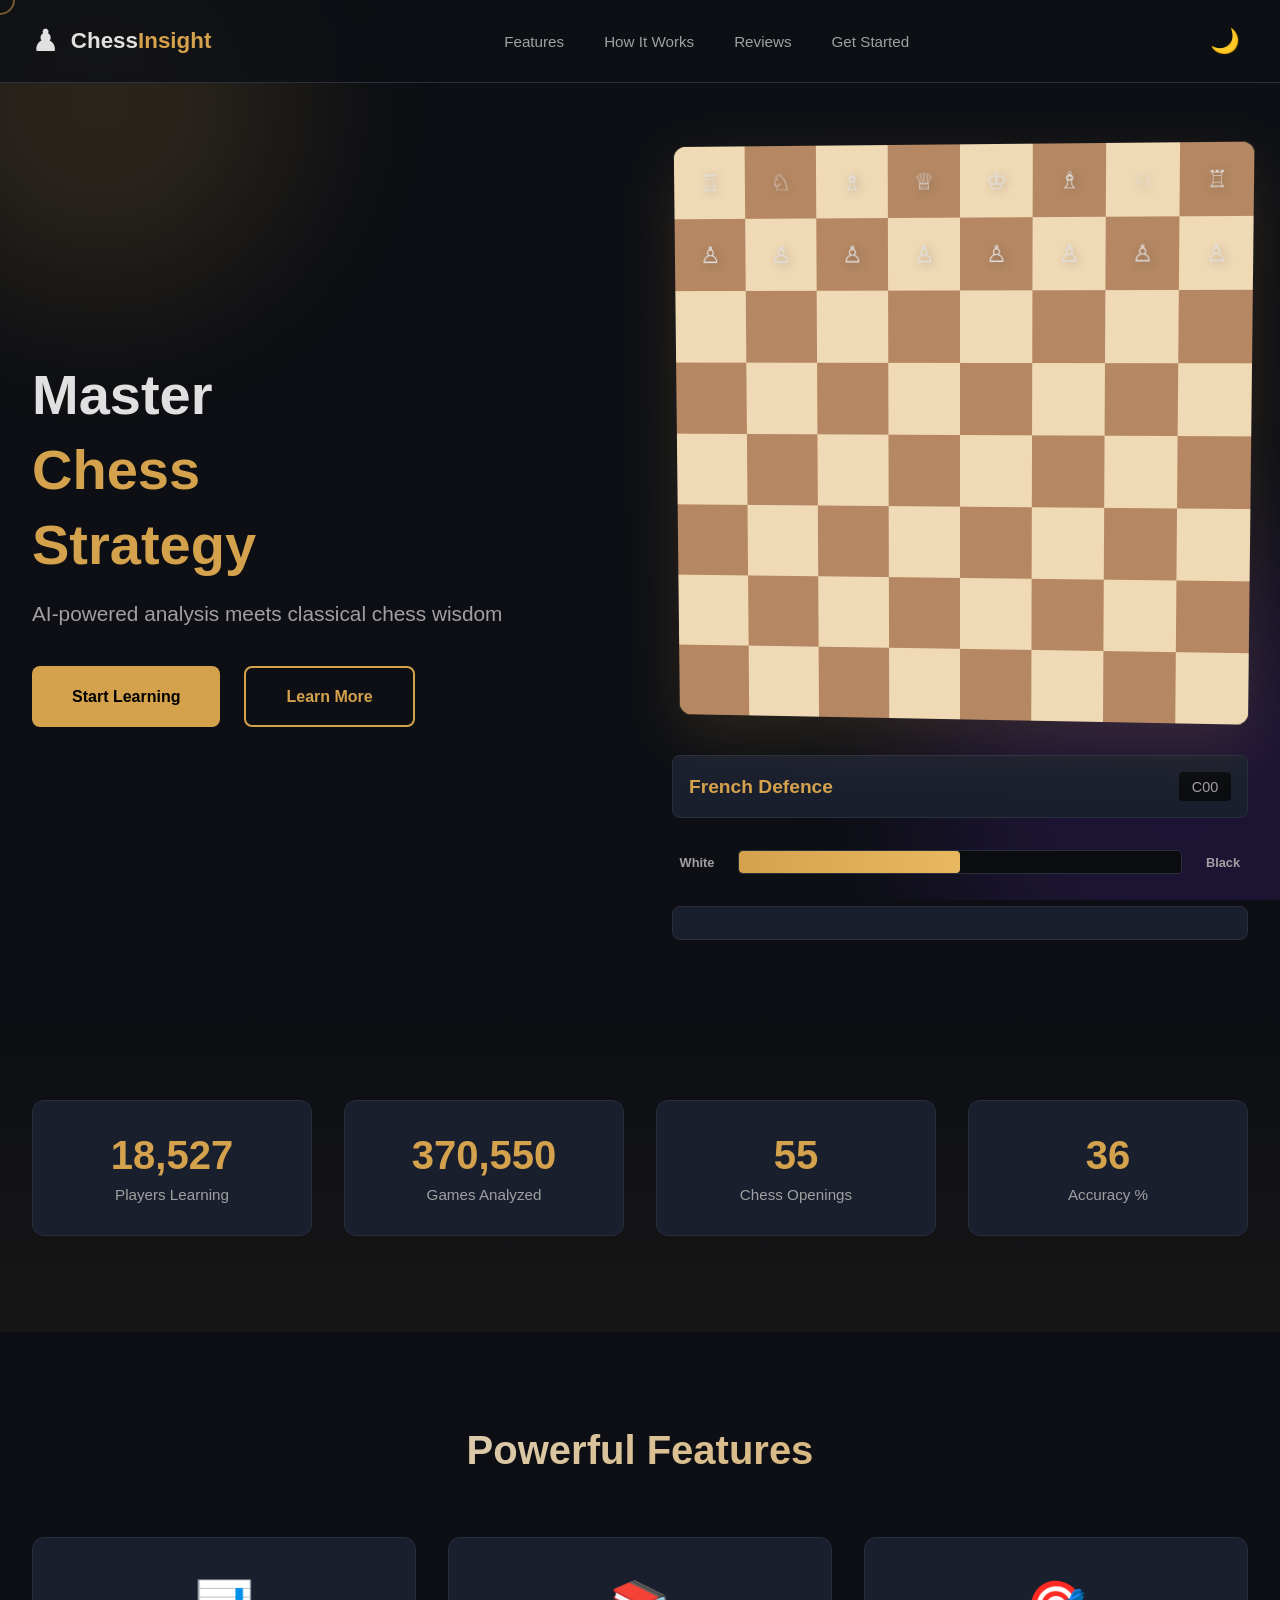
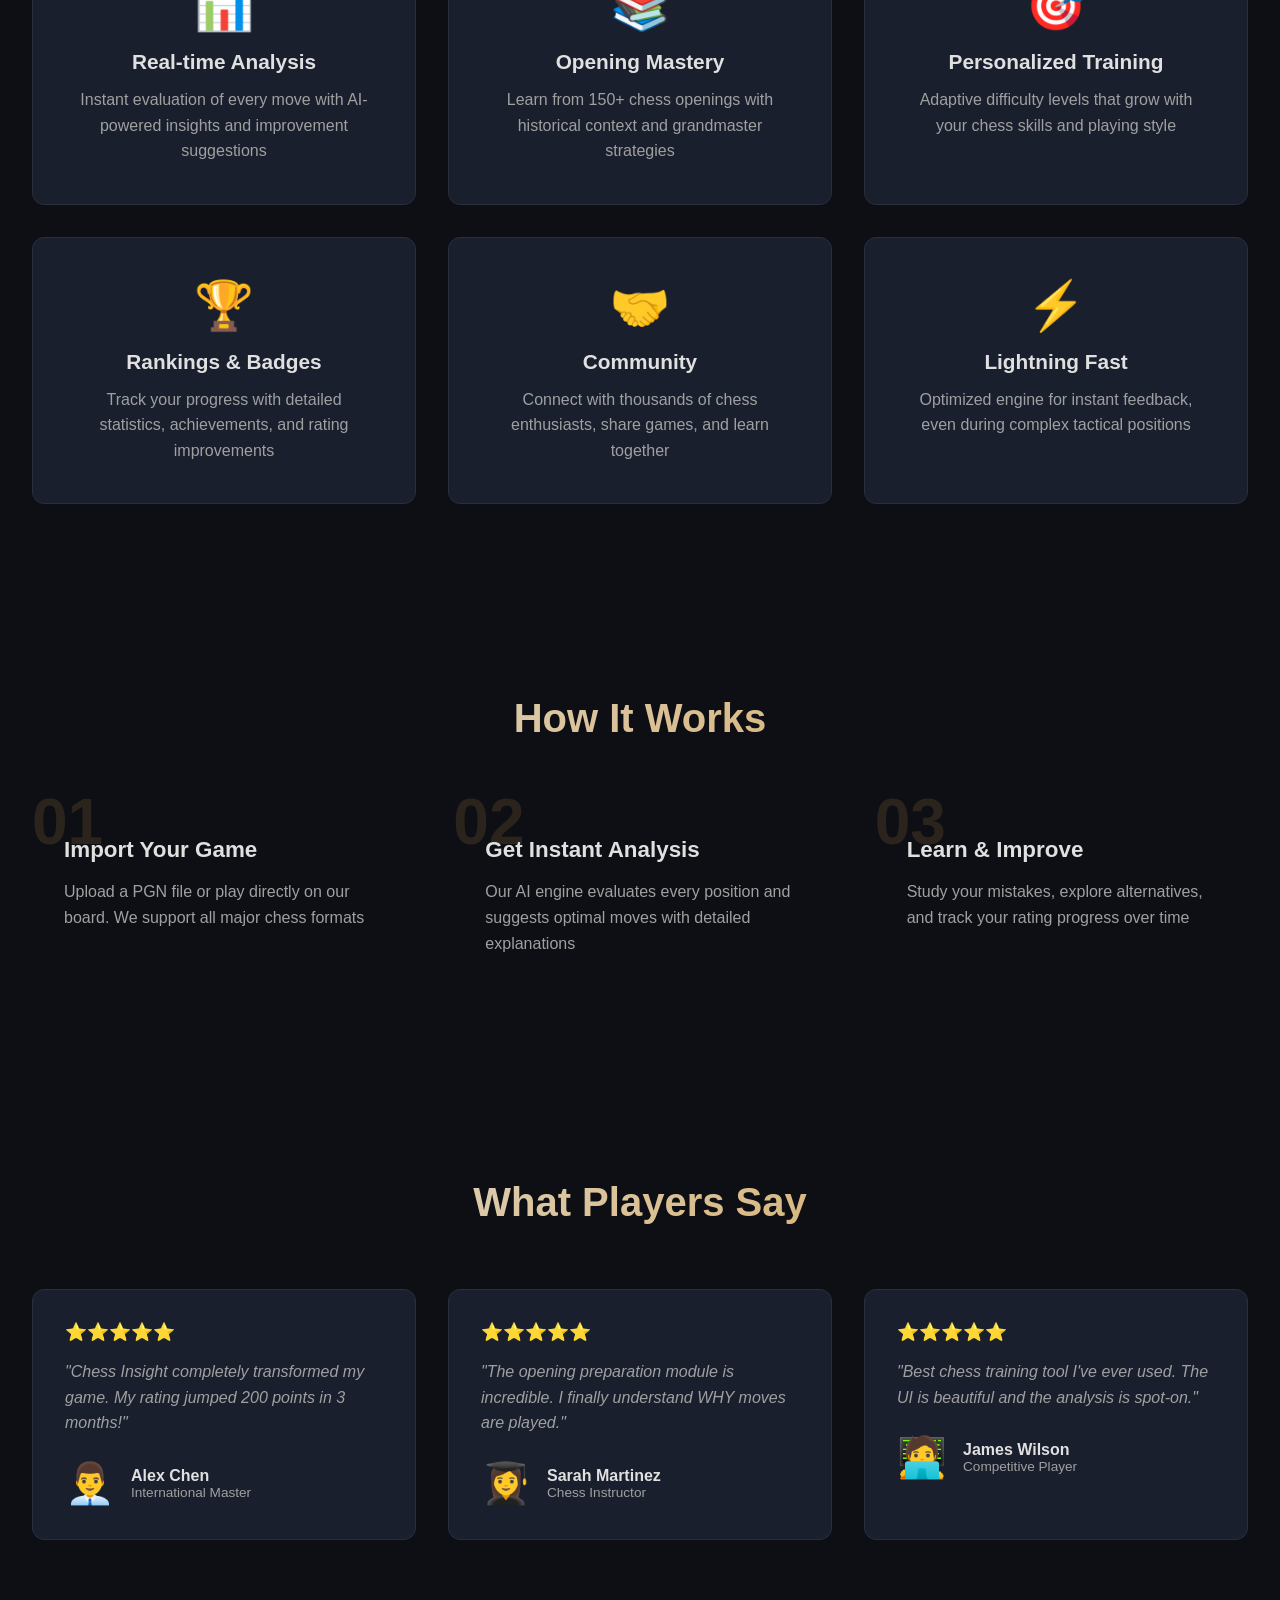
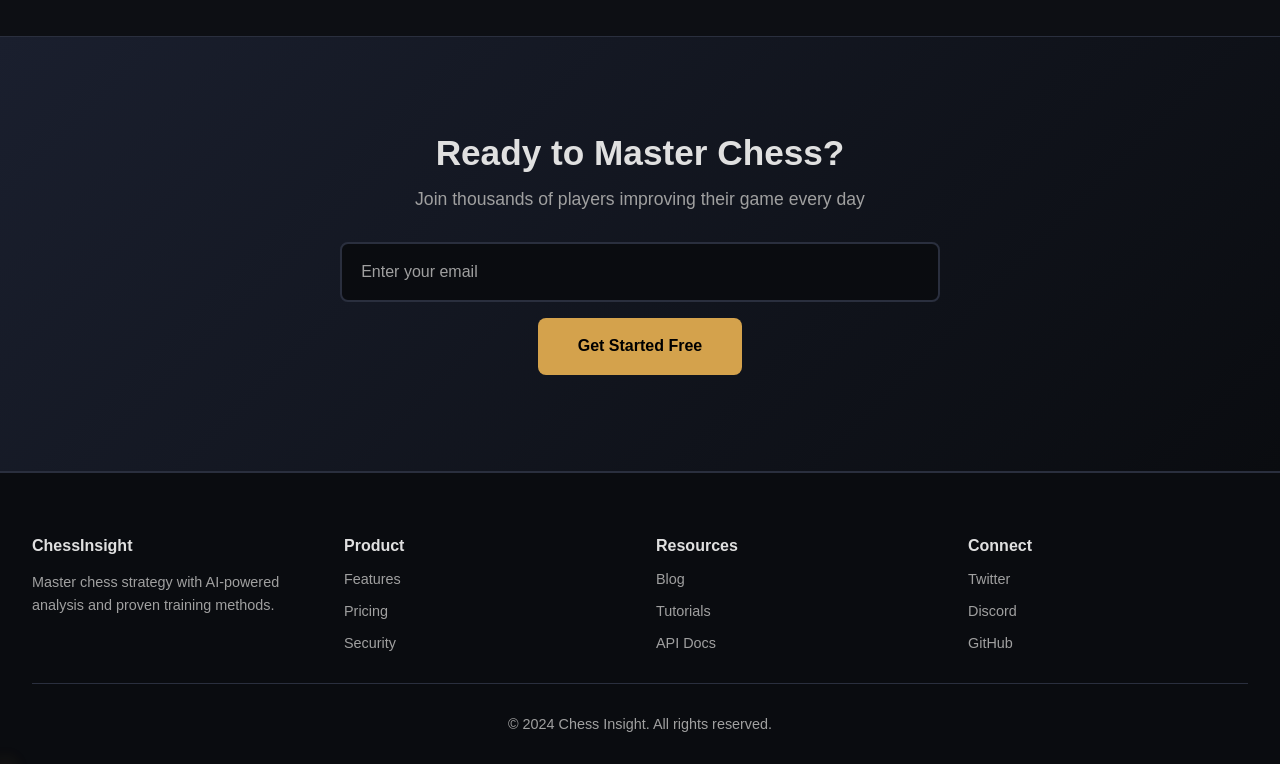
<file: index.html>
<!DOCTYPE html>
<html lang="en">
<head>
    <meta charset="UTF-8">
    <meta name="viewport" content="width=device-width, initial-scale=1.0">
    <title>Chess Insight - Master Chess Strategy & Analysis</title>
    <link rel="stylesheet" href="styles.css">
</head>
<body>
    <!-- Preloader -->
    <div class="preloader" id="preloader">
        <div class="horse-spinner"></div>
        <div class="progress-bar">
            <div class="progress-fill"></div>
        </div>
    </div>

    <!-- Background Elements -->
    <div class="bg-container">
        <div class="aurora-blob blob-1"></div>
        <div class="aurora-blob blob-2"></div>
        <div class="particles-container" id="particlesContainer"></div>
    </div>

    <!-- Navigation -->
    <nav class="navbar" id="navbar">
        <div class="nav-container">
            <div class="logo">
                <span class="logo-icon">♟</span>
                <span class="logo-text">Chess<span class="logo-highlight">Insight</span></span>
            </div>
            
            <div class="nav-menu" id="navMenu">
                <a href="#features" class="nav-link">Features</a>
                <a href="#how-it-works" class="nav-link">How It Works</a>
                <a href="#reviews" class="nav-link">Reviews</a>
                <a href="#cta" class="nav-link">Get Started</a>
            </div>

            <button class="theme-toggle" id="themeToggle" aria-label="Toggle theme">
                <span class="theme-icon">🌙</span>
            </button>

            <button class="hamburger" id="hamburger">
                <span></span>
                <span></span>
                <span></span>
            </button>
        </div>
    </nav>

    <!-- Hero Section -->
    <section class="hero" id="hero">
        <div class="hero-content">
            <h1 class="hero-title" id="heroTitle">
                <span class="word">Master</span>
                <span class="word">Chess</span>
                <span class="word">Strategy</span>
            </h1>
            <p class="hero-subtitle">AI-powered analysis meets classical chess wisdom</p>
            
            <div class="cta-buttons">
                <a href="#cta" class="btn btn-primary magnetic-btn">
                    <span class="btn-text">Start Learning</span>
                    <span class="btn-shine"></span>
                </a>
                <a href="#how-it-works" class="btn btn-secondary">
                    Learn More
                </a>
            </div>
        </div>

        <div class="hero-board-container">
            <div class="board-frame">
                <div class="board" id="chessboard">
                    <!-- Grid squares generated by CSS -->
                    <div class="squares-layer" id="squaresLayer"></div>
                    <!-- Chess pieces layer -->
                    <div class="pieces-layer" id="piecesLayer"></div>
                    <!-- Move indicators -->
                    <svg class="move-indicators" id="moveIndicators" viewBox="0 0 8 8" preserveAspectRatio="xMidYMid meet">
                        <defs>
                            <marker id="arrowhead" markerWidth="10" markerHeight="10" refX="9" refY="3" orient="auto">
                                <polygon points="0 0, 10 3, 0 6" fill="#d4a24c"/>
                            </marker>
                        </defs>
                    </svg>
                </div>
            </div>
            
            <div class="board-info">
                <div class="opening-name" id="openingName">Italian Game</div>
                <div class="opening-eco" id="openingEco">C50</div>
            </div>
            
            <div class="eval-bar-container">
                <div class="eval-label">White</div>
                <div class="eval-bar">
                    <div class="eval-fill" id="evalFill" style="width: 50%"></div>
                </div>
                <div class="eval-label">Black</div>
            </div>

            <div class="move-list" id="moveList"></div>
        </div>
    </section>

    <!-- Stats Section -->
    <section class="stats" id="stats">
        <div class="stats-container">
            <div class="stat-card">
                <div class="stat-number" data-target="50000">0</div>
                <div class="stat-label">Players Learning</div>
            </div>
            <div class="stat-card">
                <div class="stat-number" data-target="1000000">0</div>
                <div class="stat-label">Games Analyzed</div>
            </div>
            <div class="stat-card">
                <div class="stat-number" data-target="150">0</div>
                <div class="stat-label">Chess Openings</div>
            </div>
            <div class="stat-card">
                <div class="stat-number" data-target="98">0</div>
                <div class="stat-label">Accuracy %</div>
            </div>
        </div>
    </section>

    <!-- Features Section -->
    <section class="features" id="features">
        <h2 class="section-title">Powerful Features</h2>
        <div class="features-grid">
            <div class="feature-card">
                <div class="feature-icon">📊</div>
                <h3>Real-time Analysis</h3>
                <p>Instant evaluation of every move with AI-powered insights and improvement suggestions</p>
            </div>
            <div class="feature-card">
                <div class="feature-icon">📚</div>
                <h3>Opening Mastery</h3>
                <p>Learn from 150+ chess openings with historical context and grandmaster strategies</p>
            </div>
            <div class="feature-card">
                <div class="feature-icon">🎯</div>
                <h3>Personalized Training</h3>
                <p>Adaptive difficulty levels that grow with your chess skills and playing style</p>
            </div>
            <div class="feature-card">
                <div class="feature-icon">🏆</div>
                <h3>Rankings & Badges</h3>
                <p>Track your progress with detailed statistics, achievements, and rating improvements</p>
            </div>
            <div class="feature-card">
                <div class="feature-icon">🤝</div>
                <h3>Community</h3>
                <p>Connect with thousands of chess enthusiasts, share games, and learn together</p>
            </div>
            <div class="feature-card">
                <div class="feature-icon">⚡</div>
                <h3>Lightning Fast</h3>
                <p>Optimized engine for instant feedback, even during complex tactical positions</p>
            </div>
        </div>
    </section>

    <!-- How It Works Section -->
    <section class="how-it-works" id="how-it-works">
        <h2 class="section-title">How It Works</h2>
        <div class="steps-container">
            <div class="step">
                <div class="step-number">01</div>
                <h3>Import Your Game</h3>
                <p>Upload a PGN file or play directly on our board. We support all major chess formats</p>
            </div>
            <div class="step">
                <div class="step-number">02</div>
                <h3>Get Instant Analysis</h3>
                <p>Our AI engine evaluates every position and suggests optimal moves with detailed explanations</p>
            </div>
            <div class="step">
                <div class="step-number">03</div>
                <h3>Learn & Improve</h3>
                <p>Study your mistakes, explore alternatives, and track your rating progress over time</p>
            </div>
        </div>
    </section>

    <!-- Reviews Section -->
    <section class="reviews" id="reviews">
        <h2 class="section-title">What Players Say</h2>
        <div class="reviews-grid">
            <div class="review-card">
                <div class="review-stars">⭐⭐⭐⭐⭐</div>
                <p class="review-text">"Chess Insight completely transformed my game. My rating jumped 200 points in 3 months!"</p>
                <div class="review-author">
                    <div class="author-avatar">👨‍💼</div>
                    <div>
                        <div class="author-name">Alex Chen</div>
                        <div class="author-title">International Master</div>
                    </div>
                </div>
            </div>
            <div class="review-card">
                <div class="review-stars">⭐⭐⭐⭐⭐</div>
                <p class="review-text">"The opening preparation module is incredible. I finally understand WHY moves are played."</p>
                <div class="review-author">
                    <div class="author-avatar">👩‍🎓</div>
                    <div>
                        <div class="author-name">Sarah Martinez</div>
                        <div class="author-title">Chess Instructor</div>
                    </div>
                </div>
            </div>
            <div class="review-card">
                <div class="review-stars">⭐⭐⭐⭐⭐</div>
                <p class="review-text">"Best chess training tool I've ever used. The UI is beautiful and the analysis is spot-on."</p>
                <div class="review-author">
                    <div class="author-avatar">🧑‍💻</div>
                    <div>
                        <div class="author-name">James Wilson</div>
                        <div class="author-title">Competitive Player</div>
                    </div>
                </div>
            </div>
        </div>
    </section>

    <!-- CTA Section -->
    <section class="cta" id="cta">
        <div class="cta-content">
            <h2>Ready to Master Chess?</h2>
            <p>Join thousands of players improving their game every day</p>
            <form class="email-form" id="emailForm">
                <input type="email" placeholder="Enter your email" required>
                <button type="submit" class="btn btn-primary magnetic-btn">
                    <span class="btn-text">Get Started Free</span>
                    <span class="btn-shine"></span>
                </button>
            </form>
        </div>
    </section>

    <!-- Footer -->
    <footer class="footer">
        <div class="footer-container">
            <div class="footer-column">
                <h4>ChessInsight</h4>
                <p>Master chess strategy with AI-powered analysis and proven training methods.</p>
            </div>
            <div class="footer-column">
                <h4>Product</h4>
                <a href="#">Features</a>
                <a href="#">Pricing</a>
                <a href="#">Security</a>
            </div>
            <div class="footer-column">
                <h4>Resources</h4>
                <a href="#">Blog</a>
                <a href="#">Tutorials</a>
                <a href="#">API Docs</a>
            </div>
            <div class="footer-column">
                <h4>Connect</h4>
                <a href="#">Twitter</a>
                <a href="#">Discord</a>
                <a href="#">GitHub</a>
            </div>
        </div>
        <div class="footer-bottom">
            <p>&copy; 2024 Chess Insight. All rights reserved.</p>
        </div>
    </footer>

    <script src="script.js"></script>
</body>
</html>
</file>
<file: styles.css>
:root {
    --dark-bg: #0d0f14;
    --darker-bg: #0a0c10;
    --card-bg: #1a1f2e;
    --gold: #d4a24c;
    --gold-light: #e8b860;
    --text-primary: #e0e0e0;
    --text-secondary: #a0a0a0;
    --success: #4ade80;
    --error: #f87171;
    --border-color: #2a2f3e;
}

[data-theme="light"] {
    --dark-bg: #f8f9fa;
    --darker-bg: #f0f2f5;
    --card-bg: #ffffff;
    --gold: #b8860b;
    --gold-light: #daa520;
    --text-primary: #1a1a1a;
    --text-secondary: #666666;
    --border-color: #e0e0e0;
}

* {
    margin: 0;
    padding: 0;
    box-sizing: border-box;
}

html {
    scroll-behavior: smooth;
}

body {
    font-family: 'Segoe UI', Tahoma, Geneva, Verdana, sans-serif;
    background-color: var(--dark-bg);
    color: var(--text-primary);
    overflow-x: hidden;
    transition: background-color 0.3s ease, color 0.3s ease;
}

/* ===== PRELOADER ===== */
#preloader {
    position: fixed;
    top: 0;
    left: 0;
    width: 100%;
    height: 100%;
    background: linear-gradient(135deg, var(--dark-bg) 0%, var(--darker-bg) 100%);
    display: flex;
    flex-direction: column;
    align-items: center;
    justify-content: center;
    z-index: 9999;
    opacity: 1;
    visibility: visible;
    pointer-events: auto;
}

#preloader.hidden,
#preloader[style*="display: none"] {
    display: none !important;
    opacity: 0 !important;
    visibility: hidden !important;
    pointer-events: none !important;
}

.horse-spinner {
    width: 80px;
    height: 80px;
    margin-bottom: 30px;
    position: relative;
    animation: horseRotate 2s linear infinite;
}

.horse-spinner::before {
    content: '♘';
    position: absolute;
    width: 100%;
    height: 100%;
    display: flex;
    align-items: center;
    justify-content: center;
    font-size: 60px;
    color: var(--gold);
    text-shadow: 0 0 20px rgba(212, 162, 76, 0.5);
}

@keyframes horseRotate {
    from { transform: rotate(0deg); }
    to { transform: rotate(360deg); }
}

.progress-bar {
    width: 200px;
    height: 4px;
    background: var(--border-color);
    border-radius: 2px;
    overflow: hidden;
    box-shadow: 0 0 15px rgba(212, 162, 76, 0.2);
}

.progress-fill {
    height: 100%;
    background: linear-gradient(90deg, var(--gold), var(--gold-light));
    border-radius: 2px;
    animation: progressFill 1.5s ease-in-out infinite;
}

@keyframes progressFill {
    0% { width: 0%; }
    50% { width: 80%; }
    100% { width: 100%; }
}

/* ===== BACKGROUND ===== */
.bg-container {
    position: fixed;
    top: 0;
    left: 0;
    width: 100%;
    height: 100%;
    pointer-events: none;
    z-index: 0;
    overflow: hidden;
}

.aurora-blob {
    position: absolute;
    border-radius: 50%;
    filter: blur(80px);
    opacity: 0.15;
    animation: float 8s ease-in-out infinite;
}

.blob-1 {
    width: 400px;
    height: 400px;
    background: var(--gold);
    top: -100px;
    left: -100px;
    animation: float 12s ease-in-out infinite;
}

.blob-2 {
    width: 500px;
    height: 500px;
    background: #7c3aed;
    bottom: -150px;
    right: -150px;
    animation: float 15s ease-in-out infinite reverse;
}

@keyframes float {
    0%, 100% { transform: translate(0, 0); }
    50% { transform: translate(30px, 30px); }
}

.particles-container {
    position: absolute;
    width: 100%;
    height: 100%;
}

.particle {
    position: absolute;
    font-size: 24px;
    opacity: 0.1;
    animation: floatUp 8s linear infinite;
    pointer-events: none;
}

@keyframes floatUp {
    0% {
        transform: translateY(100vh) rotate(0deg);
        opacity: 0.1;
    }
    50% {
        opacity: 0.2;
    }
    100% {
        transform: translateY(-100vh) rotate(360deg);
        opacity: 0.05;
    }
}

/* ===== NAVIGATION ===== */
.navbar {
    position: sticky;
    top: 0;
    z-index: 100;
    background: rgba(13, 15, 20, 0.8);
    backdrop-filter: blur(10px);
    border-bottom: 1px solid var(--border-color);
    transition: all 0.3s ease;
}

.nav-container {
    max-width: 1400px;
    margin: 0 auto;
    padding: 1.2rem 2rem;
    display: flex;
    justify-content: space-between;
    align-items: center;
}

.logo {
    display: flex;
    align-items: center;
    gap: 0.8rem;
    font-size: 1.4rem;
    font-weight: 700;
    text-decoration: none;
    color: var(--text-primary);
}

.logo-icon {
    font-size: 1.8rem;
}

.logo-highlight {
    color: var(--gold);
}

.nav-menu {
    display: flex;
    gap: 2.5rem;
    align-items: center;
}

.nav-link {
    color: var(--text-secondary);
    text-decoration: none;
    font-size: 0.95rem;
    position: relative;
    transition: color 0.3s ease;
}

.nav-link::after {
    content: '';
    position: absolute;
    bottom: -5px;
    left: 0;
    width: 0;
    height: 2px;
    background: var(--gold);
    transition: width 0.3s ease;
}

.nav-link:hover,
.nav-link.active {
    color: var(--gold);
}

.nav-link:hover::after,
.nav-link.active::after {
    width: 100%;
}

.theme-toggle {
    background: none;
    border: none;
    font-size: 1.5rem;
    cursor: pointer;
    transition: transform 0.3s ease;
    padding: 0.5rem;
}

.theme-toggle:hover {
    transform: rotate(20deg);
}

.theme-toggle:active {
    transform: rotate(360deg);
    transition: transform 0.6s ease;
}

.hamburger {
    display: none;
    background: none;
    border: none;
    cursor: pointer;
    flex-direction: column;
    gap: 6px;
}

.hamburger span {
    width: 25px;
    height: 2px;
    background: var(--text-primary);
    border-radius: 2px;
    transition: all 0.3s ease;
}

.hamburger.active span:nth-child(1) {
    transform: rotate(45deg) translate(10px, 10px);
}

.hamburger.active span:nth-child(2) {
    opacity: 0;
}

.hamburger.active span:nth-child(3) {
    transform: rotate(-45deg) translate(7px, -7px);
}

/* ===== HERO SECTION ===== */
.hero {
    position: relative;
    z-index: 10;
    min-height: 100vh;
    display: grid;
    grid-template-columns: 1fr 1fr;
    align-items: center;
    gap: 4rem;
    padding: 4rem 2rem;
    max-width: 1400px;
    margin: 0 auto;
}

.hero-content {
    display: flex;
    flex-direction: column;
    gap: 1.5rem;
}

.hero-title {
    font-size: 3.5rem;
    font-weight: 800;
    line-height: 1.2;
    display: flex;
    flex-direction: column;
    gap: 0.5rem;
}

.word {
    display: inline-block;
    opacity: 0;
    animation: textReveal 0.8s ease-out forwards;
}

.word:nth-child(1) { animation-delay: 0.2s; }
.word:nth-child(2) { animation-delay: 0.4s; }
.word:nth-child(3) { animation-delay: 0.6s; }

@keyframes textReveal {
    0% {
        opacity: 0;
        transform: translateY(30px);
    }
    100% {
        opacity: 1;
        transform: translateY(0);
    }
}

.word:nth-child(2),
.word:nth-child(3) {
    color: var(--gold);
}

.hero-subtitle {
    font-size: 1.3rem;
    color: var(--text-secondary);
    animation: textReveal 0.8s ease-out 0.8s forwards;
    opacity: 0;
}

.cta-buttons {
    display: flex;
    gap: 1.5rem;
    margin-top: 1rem;
    animation: textReveal 0.8s ease-out 1s forwards;
    opacity: 0;
}

.btn {
    padding: 1.2rem 2.5rem;
    border: none;
    border-radius: 8px;
    font-size: 1rem;
    font-weight: 600;
    cursor: pointer;
    text-decoration: none;
    display: inline-flex;
    align-items: center;
    justify-content: center;
    position: relative;
    overflow: hidden;
    transition: all 0.3s ease;
}

.btn-primary {
    background: var(--gold);
    color: #000;
}

.btn-primary:hover {
    background: var(--gold-light);
    transform: translateY(-2px);
    box-shadow: 0 8px 20px rgba(212, 162, 76, 0.3);
}

.btn-secondary {
    background: transparent;
    border: 2px solid var(--gold);
    color: var(--gold);
}

.btn-secondary:hover {
    background: var(--gold);
    color: #000;
}

.btn-shine {
    position: absolute;
    top: 0;
    left: -100%;
    width: 100%;
    height: 100%;
    background: linear-gradient(90deg, transparent, rgba(255,255,255,0.3), transparent);
    animation: shine 2s infinite;
}

.magnetic-btn:hover {
    animation: ripple 0.6s ease-out;
}

@keyframes shine {
    0% { left: -100%; }
    100% { left: 100%; }
}

@keyframes ripple {
    0% {
        box-shadow: 0 0 0 0 rgba(212, 162, 76, 0.7);
    }
    100% {
        box-shadow: 0 0 0 15px rgba(212, 162, 76, 0);
    }
}

/* ===== CHESS BOARD ===== */
.hero-board-container {
    display: flex;
    flex-direction: column;
    gap: 2rem;
    animation: slideInRight 0.8s ease-out;
}

@keyframes slideInRight {
    from {
        opacity: 0;
        transform: translateX(50px);
    }
    to {
        opacity: 1;
        transform: translateX(0);
    }
}

.board-frame {
    position: relative;
    aspect-ratio: 1 / 1;
    border-radius: 12px;
    overflow: hidden;
    box-shadow: 0 20px 60px rgba(212, 162, 76, 0.15);
    transform: perspective(1600px) rotateX(-3.5deg) rotateY(-4.5deg);
    transition: transform 0.3s ease;
}

.board-frame:hover {
    transform: perspective(1600px) rotateX(-2deg) rotateY(-2deg);
}

.board {
    position: relative;
    width: 100%;
    height: 100%;
    display: grid;
    grid-template-columns: repeat(8, 1fr);
    grid-template-rows: repeat(8, 1fr);
    background: linear-gradient(135deg, #f0d9b5 0%, #baca44 100%);
    outline: 1px solid var(--gold);
    outline-offset: -1px;
}

.sq {
    position: relative;
    min-width: 0;
    min-height: 0;
    aspect-ratio: 1 / 1;
}

.sq.dark {
    background: #b58863;
}

.sq.light {
    background: #f0d9b5;
}

.sq.highlight {
    background: rgba(212, 162, 76, 0.4) !important;
}

.sq.target {
    box-shadow: inset 0 0 0 3px var(--gold);
}

.squares-layer {
    position: absolute;
    width: 100%;
    height: 100%;
    display: grid;
    grid-template-columns: repeat(8, 1fr);
    grid-template-rows: repeat(8, 1fr);
}

.pieces-layer {
    position: absolute;
    width: 100%;
    height: 100%;
}

.piece {
    position: absolute;
    width: 12.5%;
    height: 12.5%;
    display: flex;
    align-items: center;
    justify-content: center;
    font-size: 2.5vmin;
    cursor: grab;
    user-select: none;
    transition: transform 0.05s ease;
    filter: drop-shadow(2px 2px 4px rgba(0, 0, 0, 0.3));
}

.piece:active {
    cursor: grabbing;
}

.piece-inner {
    width: 100%;
    height: 100%;
    display: flex;
    align-items: center;
    justify-content: center;
    position: relative;
}

.move-indicators {
    position: absolute;
    width: 100%;
    height: 100%;
    top: 0;
    left: 0;
    z-index: 5;
}

.board-info {
    display: flex;
    justify-content: space-between;
    align-items: center;
    padding: 1rem;
    background: var(--card-bg);
    border-radius: 8px;
    border: 1px solid var(--border-color);
}

.opening-name {
    font-size: 1.2rem;
    font-weight: 600;
    color: var(--gold);
}

.opening-eco {
    font-size: 0.9rem;
    color: var(--text-secondary);
    background: var(--darker-bg);
    padding: 0.4rem 0.8rem;
    border-radius: 4px;
}

.eval-bar-container {
    display: flex;
    align-items: center;
    gap: 1rem;
}

.eval-label {
    font-size: 0.8rem;
    color: var(--text-secondary);
    font-weight: 600;
    min-width: 50px;
    text-align: center;
}

.eval-bar {
    flex: 1;
    height: 24px;
    background: var(--darker-bg);
    border-radius: 4px;
    overflow: hidden;
    border: 1px solid var(--border-color);
    position: relative;
}

.eval-fill {
    height: 100%;
    background: linear-gradient(90deg, var(--gold), var(--gold-light));
    transition: width 0.6s cubic-bezier(0.34, 1.56, 0.64, 1);
    border-radius: 4px;
}

.move-list {
    display: grid;
    grid-template-columns: repeat(4, 1fr);
    gap: 0.8rem;
    padding: 1rem;
    background: var(--card-bg);
    border-radius: 8px;
    border: 1px solid var(--border-color);
    max-height: 200px;
    overflow-y: auto;
    font-size: 0.9rem;
    font-family: 'Courier New', monospace;
}

.move-item {
    padding: 0.6rem;
    background: var(--darker-bg);
    border-radius: 4px;
    text-align: center;
    color: var(--text-secondary);
    transition: all 0.3s ease;
}

.move-item.current {
    background: var(--gold);
    color: #000;
    font-weight: 600;
    box-shadow: 0 0 10px rgba(212, 162, 76, 0.3);
}

/* ===== STATS SECTION ===== */
.stats {
    position: relative;
    z-index: 10;
    padding: 6rem 2rem;
    background: linear-gradient(180deg, transparent, rgba(212, 162, 76, 0.05));
}

.stats-container {
    max-width: 1400px;
    margin: 0 auto;
    display: grid;
    grid-template-columns: repeat(auto-fit, minmax(250px, 1fr));
    gap: 2rem;
}

.stat-card {
    text-align: center;
    padding: 2rem;
    background: var(--card-bg);
    border: 1px solid var(--border-color);
    border-radius: 12px;
    transition: all 0.3s ease;
}

.stat-card:hover {
    border-color: var(--gold);
    transform: translateY(-5px);
    box-shadow: 0 15px 40px rgba(212, 162, 76, 0.1);
}

.stat-number {
    font-size: 2.5rem;
    font-weight: 800;
    color: var(--gold);
    margin-bottom: 0.5rem;
}

.stat-label {
    color: var(--text-secondary);
    font-size: 0.95rem;
}

/* ===== FEATURES SECTION ===== */
.features {
    position: relative;
    z-index: 10;
    padding: 6rem 2rem;
    max-width: 1400px;
    margin: 0 auto;
}

.section-title {
    font-size: 2.5rem;
    font-weight: 800;
    text-align: center;
    margin-bottom: 4rem;
    background: linear-gradient(135deg, var(--text-primary), var(--gold));
    -webkit-background-clip: text;
    -webkit-text-fill-color: transparent;
    background-clip: text;
}

.features-grid {
    display: grid;
    grid-template-columns: repeat(auto-fit, minmax(300px, 1fr));
    gap: 2rem;
}

.feature-card {
    padding: 2.5rem;
    background: var(--card-bg);
    border: 1px solid var(--border-color);
    border-radius: 12px;
    text-align: center;
    transition: all 0.3s ease;
    position: relative;
    overflow: hidden;
}

.feature-card::before {
    content: '';
    position: absolute;
    top: 0;
    left: 0;
    width: 100%;
    height: 100%;
    background: linear-gradient(135deg, rgba(212, 162, 76, 0.1), transparent);
    opacity: 0;
    transition: opacity 0.3s ease;
}

.feature-card:hover {
    border-color: var(--gold);
    transform: translateY(-10px);
    box-shadow: 0 20px 40px rgba(212, 162, 76, 0.15);
}

.feature-card:hover::before {
    opacity: 1;
}

.feature-icon {
    font-size: 3rem;
    margin-bottom: 1rem;
    display: block;
}

.feature-card h3 {
    font-size: 1.3rem;
    margin-bottom: 0.8rem;
    color: var(--text-primary);
    position: relative;
    z-index: 1;
}

.feature-card p {
    color: var(--text-secondary);
    line-height: 1.6;
    position: relative;
    z-index: 1;
}

/* ===== HOW IT WORKS ===== */
.how-it-works {
    position: relative;
    z-index: 10;
    padding: 6rem 2rem;
    max-width: 1400px;
    margin: 0 auto;
}

.steps-container {
    display: grid;
    grid-template-columns: repeat(auto-fit, minmax(300px, 1fr));
    gap: 3rem;
}

.step {
    position: relative;
    padding: 2rem;
}

.step-number {
    font-size: 4rem;
    font-weight: 900;
    color: var(--gold);
    opacity: 0.15;
    position: absolute;
    top: -20px;
    left: 0;
    z-index: 0;
}

.step h3 {
    font-size: 1.4rem;
    margin-bottom: 1rem;
    color: var(--text-primary);
    position: relative;
    z-index: 1;
}

.step p {
    color: var(--text-secondary);
    line-height: 1.6;
    position: relative;
    z-index: 1;
}

/* ===== REVIEWS ===== */
.reviews {
    position: relative;
    z-index: 10;
    padding: 6rem 2rem;
    max-width: 1400px;
    margin: 0 auto;
}

.reviews-grid {
    display: grid;
    grid-template-columns: repeat(auto-fit, minmax(300px, 1fr));
    gap: 2rem;
}

.review-card {
    padding: 2rem;
    background: var(--card-bg);
    border: 1px solid var(--border-color);
    border-radius: 12px;
    transition: all 0.3s ease;
}

.review-card:hover {
    border-color: var(--gold);
    transform: translateY(-5px);
    box-shadow: 0 15px 40px rgba(212, 162, 76, 0.1);
}

.review-stars {
    font-size: 1.1rem;
    margin-bottom: 1rem;
}

.review-text {
    color: var(--text-secondary);
    margin-bottom: 1.5rem;
    line-height: 1.6;
    font-style: italic;
}

.review-author {
    display: flex;
    align-items: center;
    gap: 1rem;
}

.author-avatar {
    font-size: 2.5rem;
}

.author-name {
    font-weight: 600;
    color: var(--text-primary);
}

.author-title {
    font-size: 0.85rem;
    color: var(--text-secondary);
}

/* ===== CTA SECTION ===== */
.cta {
    position: relative;
    z-index: 10;
    padding: 6rem 2rem;
    background: linear-gradient(135deg, var(--card-bg), var(--darker-bg));
    border-top: 1px solid var(--border-color);
    border-bottom: 1px solid var(--border-color);
}

.cta-content {
    max-width: 600px;
    margin: 0 auto;
    text-align: center;
}

.cta h2 {
    font-size: 2.2rem;
    margin-bottom: 1rem;
    color: var(--text-primary);
}

.cta p {
    color: var(--text-secondary);
    margin-bottom: 2rem;
    font-size: 1.1rem;
}

.email-form {
    display: flex;
    gap: 1rem;
    flex-direction: column;
}

.email-form input {
    padding: 1.2rem;
    background: var(--darker-bg);
    border: 2px solid var(--border-color);
    border-radius: 8px;
    color: var(--text-primary);
    font-size: 1rem;
    transition: all 0.3s ease;
}

.email-form input:focus {
    outline: none;
    border-color: var(--gold);
    box-shadow: 0 0 15px rgba(212, 162, 76, 0.2);
}

.email-form input::placeholder {
    color: var(--text-secondary);
}

.email-form button {
    align-self: center;
}

/* ===== FOOTER ===== */
.footer {
    position: relative;
    z-index: 10;
    background: var(--darker-bg);
    border-top: 1px solid var(--border-color);
    padding: 4rem 2rem 2rem;
}

.footer-container {
    max-width: 1400px;
    margin: 0 auto;
    display: grid;
    grid-template-columns: repeat(auto-fit, minmax(250px, 1fr));
    gap: 2rem;
    margin-bottom: 2rem;
}

.footer-column {
    display: flex;
    flex-direction: column;
    gap: 1rem;
}

.footer-column h4 {
    color: var(--text-primary);
    font-size: 1rem;
}

.footer-column p {
    color: var(--text-secondary);
    font-size: 0.9rem;
    line-height: 1.6;
}

.footer-column a {
    color: var(--text-secondary);
    text-decoration: none;
    font-size: 0.9rem;
    transition: color 0.3s ease;
}

.footer-column a:hover {
    color: var(--gold);
}

.footer-bottom {
    border-top: 1px solid var(--border-color);
    padding-top: 2rem;
    text-align: center;
    color: var(--text-secondary);
    font-size: 0.9rem;
}

/* ===== RESPONSIVE ===== */
@media (max-width: 1020px) {
    .hero {
        grid-template-columns: 1fr;
        padding: 2rem 1.5rem;
    }

    .hero-title {
        font-size: 2.5rem;
    }

    .nav-menu {
        display: none;
        position: absolute;
        top: 100%;
        left: 0;
        width: 100%;
        flex-direction: column;
        gap: 1rem;
        padding: 2rem;
        background: var(--dark-bg);
        border-bottom: 1px solid var(--border-color);
    }

    .nav-menu.active {
        display: flex;
    }

    .hamburger {
        display: flex;
    }
}

@media (max-width: 720px) {
    .hero-title {
        font-size: 2rem;
    }

    .hero-subtitle {
        font-size: 1rem;
    }

    .cta-buttons {
        flex-direction: column;
    }

    .section-title {
        font-size: 1.8rem;
    }

    .features-grid,
    .reviews-grid {
        grid-template-columns: 1fr;
    }

    .move-list {
        grid-template-columns: repeat(2, 1fr);
    }

    .board-info {
        flex-direction: column;
        gap: 1rem;
    }
}

/* Custom scrollbar */
::-webkit-scrollbar {
    width: 10px;
}

::-webkit-scrollbar-track {
    background: var(--darker-bg);
}

::-webkit-scrollbar-thumb {
    background: var(--gold);
    border-radius: 5px;
}

::-webkit-scrollbar-thumb:hover {
    background: var(--gold-light);
}
</file>
